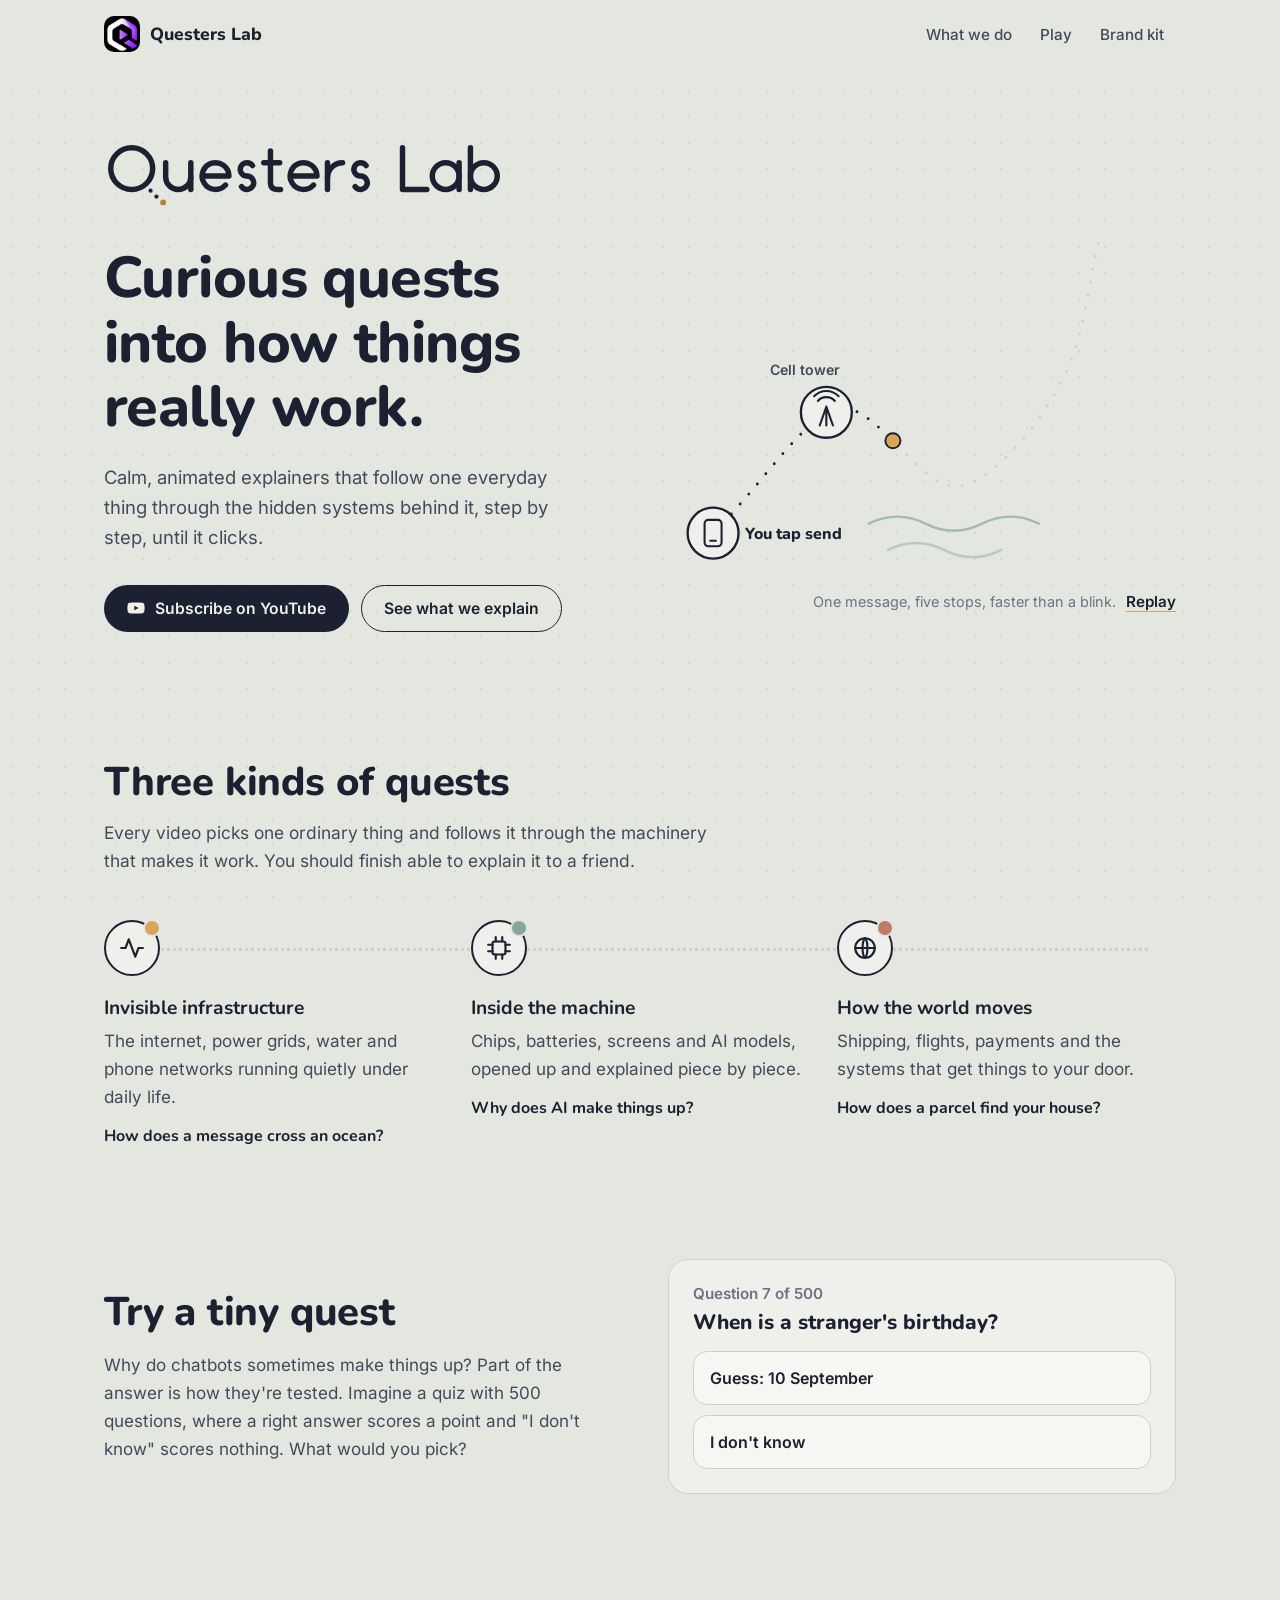
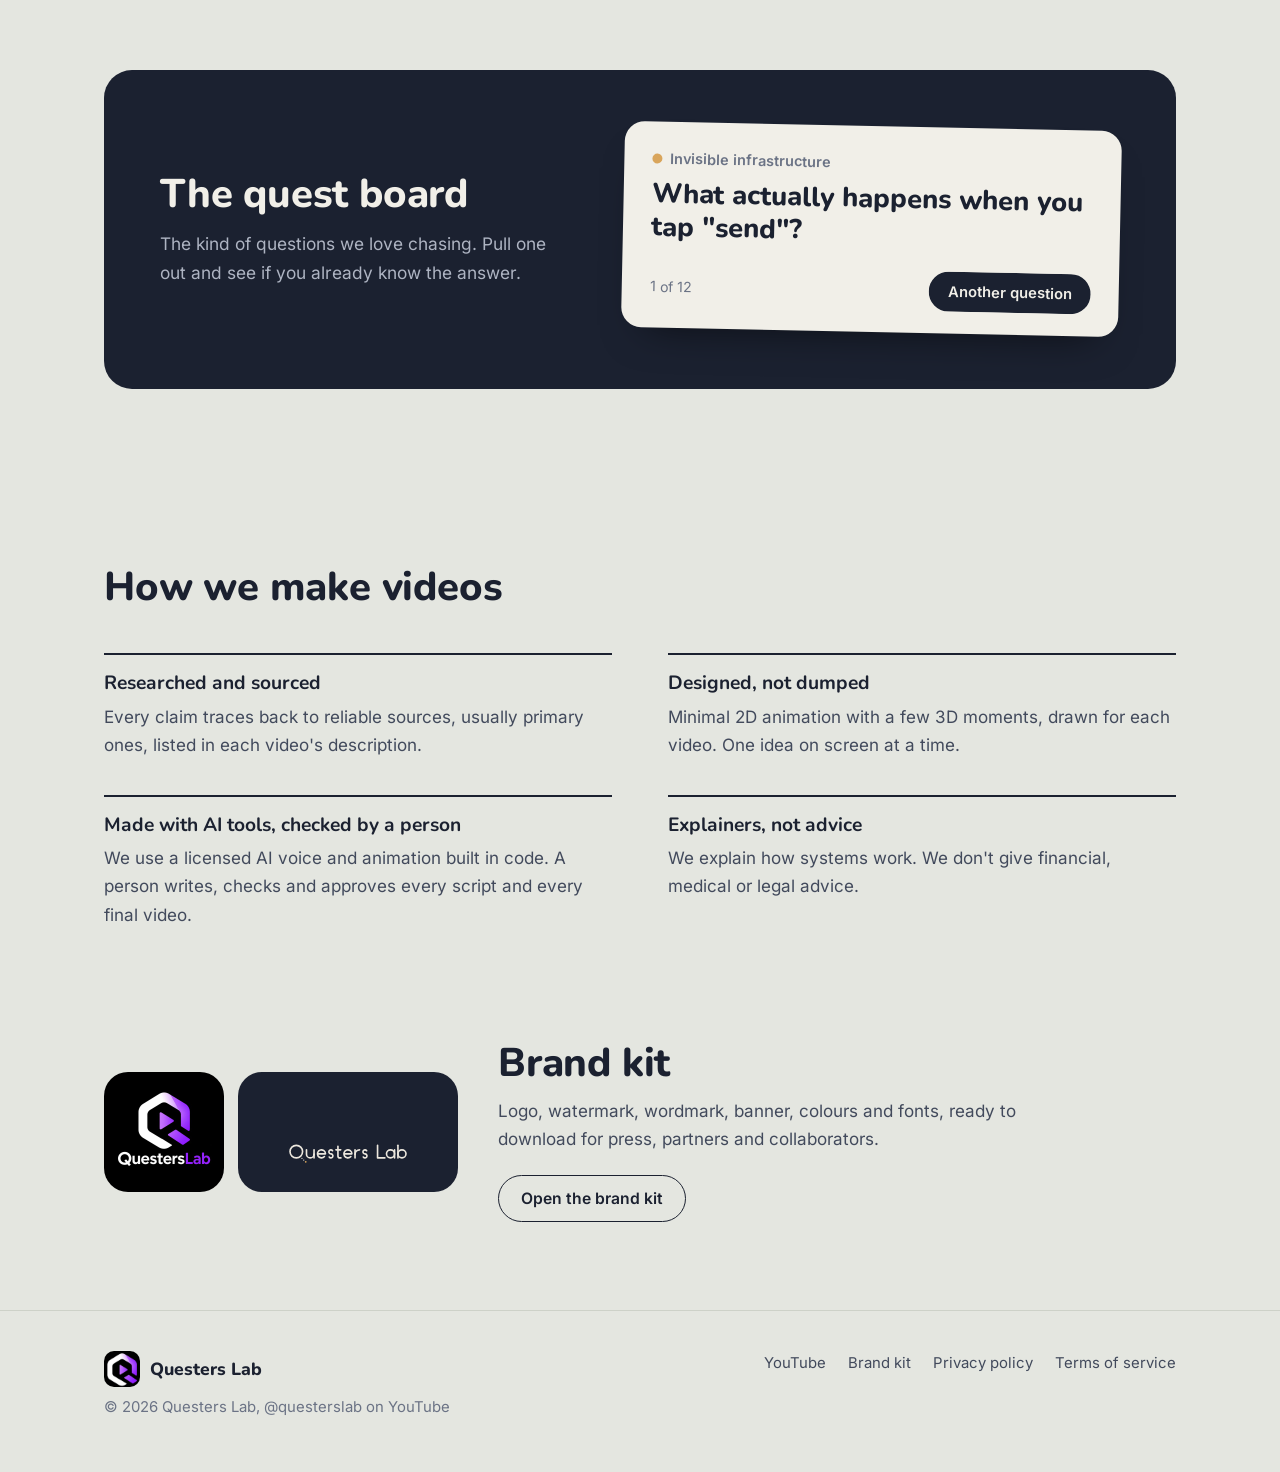
<file: index.html>
<!doctype html>
<html lang="en">
<head>
<meta charset="utf-8">
<meta name="viewport" content="width=device-width,initial-scale=1">
<title>Questers Lab: curious quests into how things really work</title>
<meta name="description" content="Questers Lab makes calm, animated explainers about the hidden systems behind everyday life and technology. Researched, sourced, and made to actually click.">
<meta name="theme-color" content="#E4E6E0">
<link rel="icon" href="assets/img/favicon-64.png" type="image/png">
<link rel="apple-touch-icon" href="assets/img/apple-touch-icon.png">
<link rel="preload" href="assets/fonts/nunito-latin-800-normal.woff2" as="font" type="font/woff2" crossorigin>
<link rel="stylesheet" href="assets/style.css">
<meta property="og:type" content="website">
<meta property="og:title" content="Questers Lab">
<meta property="og:description" content="Curious quests into how things really work. Animated explainers on YouTube.">
<meta property="og:url" content="https://questerslab.github.io/">
<meta property="og:image" content="https://questerslab.github.io/assets/img/og-image.jpg">
<meta name="twitter:card" content="summary_large_image">
<link rel="canonical" href="https://questerslab.github.io/">
<script>document.documentElement.classList.add('js')</script>
</head>
<body>
<a class="skip" href="#main">Skip to content</a>
<header class="nav" id="nav">
  <div class="wrap">
    <a class="brand" href="./"><img src="assets/img/mark-96.png" alt="" width="36" height="36"><span>Questers Lab</span></a>
    <ul>
      <li><a href="#quests">What we do</a></li>
      <li><a href="#play">Play</a></li>
      <li><a href="brand.html">Brand kit</a></li>
    </ul>
  </div>
</header>

<main id="main">
  <div class="hero">
    <div class="wrap">
      <div>
        <img class="wordmark" src="assets/downloads/questers-lab-wordmark-ink.svg" alt="Questers Lab" width="954" height="170">
        <h1>Curious quests into how things really work.</h1>
        <p class="lede">Calm, animated explainers that follow one everyday thing through the hidden systems behind it, step by step, until it clicks.</p>
        <div class="actions">
          <a class="btn btn-ink" href="https://www.youtube.com/@questerslab?sub_confirmation=1">
            <svg viewBox="0 0 24 24" aria-hidden="true"><path fill="currentColor" d="M23 7.2a3 3 0 0 0-2.1-2.1C19 4.6 12 4.6 12 4.6s-7 0-8.9.5A3 3 0 0 0 1 7.2 31 31 0 0 0 .5 12a31 31 0 0 0 .5 4.8 3 3 0 0 0 2.1 2.1c1.9.5 8.9.5 8.9.5s7 0 8.9-.5a3 3 0 0 0 2.1-2.1 31 31 0 0 0 .5-4.8 31 31 0 0 0-.5-4.8zM9.7 15.1V8.9l5.8 3.1z"/></svg>
            Subscribe on YouTube
          </a>
          <a class="btn btn-line" href="#quests">See what we explain</a>
        </div>
      </div>

      <figure class="map" id="map" style="margin:0" aria-label="A quest map: one text message travels from your phone, to a cell tower, through an undersea cable and a data centre, to your friend's phone.">
        <svg viewBox="0 0 560 460" role="img" aria-hidden="true">
          <defs>
            <mask id="reveal" maskUnits="userSpaceOnUse" x="-20" y="-20" width="600" height="500">
              <path id="drawn" d="M70 390 C120 340 150 290 190 262 S280 330 320 340 S430 260 450 205 S470 100 482 72" fill="none" stroke="#fff" stroke-width="12" stroke-linecap="round"/>
            </mask>
          </defs>
          <!-- sea -->
          <path class="wave" d="M235 380c20-10 40-10 60 0s40 10 60 0 40-10 60 0" fill="none" stroke="#86A89C" stroke-width="2.5" stroke-linecap="round" opacity=".7"/>
          <path class="wave w2" d="M255 408c20-10 40-10 60 0s40 10 60 0" fill="none" stroke="#86A89C" stroke-width="2.5" stroke-linecap="round" opacity=".45"/>
          <path class="ghost" d="M70 390 C120 340 150 290 190 262 S280 330 320 340 S430 260 450 205 S470 100 482 72"/>
          <path class="route" id="route" mask="url(#reveal)" d="M70 390 C120 340 150 290 190 262 S280 330 320 340 S430 260 450 205 S470 100 482 72"/>

          <g class="stop" data-at="0">
            <circle class="ring" cx="70" cy="390" r="27"/>
            <g class="ic"><rect x="61" y="376" width="18" height="28" rx="4"/><path d="M67 398h6"/></g>
            <text class="big" x="104" y="396">You tap send</text>
          </g>
          <g class="stop" data-at="0.24">
            <circle class="ring" cx="190" cy="262" r="27"/>
            <g class="ic"><path d="M190 256v20M183 276l7-20 7 20M181 250a12 12 0 0 1 18 0M177 245a18 18 0 0 1 26 0"/></g>
            <text x="130" y="222">Cell tower</text>
          </g>
          <g class="stop" data-at="0.5">
            <circle class="ring" cx="320" cy="340" r="27"/>
            <g class="ic"><path d="M306 340h28M310 334v12M330 334v12M320 330v20"/></g>
            <text x="358" y="336">Undersea cable</text>
          </g>
          <g class="stop" data-at="0.76">
            <circle class="ring" cx="450" cy="205" r="27"/>
            <g class="ic"><rect x="439" y="192" width="22" height="10" rx="2"/><rect x="439" y="207" width="22" height="10" rx="2"/><path d="M444 197h2M444 212h2"/></g>
            <text x="330" y="190">Data centre</text>
          </g>
          <g class="stop" data-at="0.98">
            <circle class="ring" cx="482" cy="72" r="27"/>
            <circle class="ping" id="ping" cx="482" cy="72" r="27"/>
            <circle class="goal" cx="482" cy="72" r="11"/>
            <text class="big" x="372" y="40">Your friend's phone</text>
          </g>
          <circle class="traveller" id="traveller" cx="70" cy="390" r="8"/>
        </svg>
        <figcaption class="caption">One message, five stops, faster than a blink. <button class="again" id="replay" type="button">Replay</button></figcaption>
      </figure>
    </div>
  </div>

  <section id="quests">
    <div class="wrap">
      <div class="head">
        <h2>Three kinds of quests</h2>
        <p>Every video picks one ordinary thing and follows it through the machinery that makes it work. You should finish able to explain it to a friend.</p>
      </div>
      <div class="trailrow">
        <article class="kind">
          <div class="pin"><svg viewBox="0 0 24 24"><path d="M2 12h4l3-8 6 16 3-8h4"/></svg></div>
          <h3>Invisible infrastructure</h3>
          <p>The internet, power grids, water and phone networks running quietly under daily life.</p>
          <p class="q">How does a message cross an ocean?</p>
        </article>
        <article class="kind">
          <div class="pin"><svg viewBox="0 0 24 24"><rect x="6" y="6" width="12" height="12" rx="2"/><path d="M9 2v4M15 2v4M9 18v4M15 18v4M2 9h4M2 15h4M18 9h4M18 15h4"/></svg></div>
          <h3>Inside the machine</h3>
          <p>Chips, batteries, screens and AI models, opened up and explained piece by piece.</p>
          <p class="q">Why does AI make things up?</p>
        </article>
        <article class="kind">
          <div class="pin"><svg viewBox="0 0 24 24"><circle cx="12" cy="12" r="9"/><path d="M3 12h18M12 3c3 3 3 15 0 18M12 3c-3 3-3 15 0 18"/></svg></div>
          <h3>How the world moves</h3>
          <p>Shipping, flights, payments and the systems that get things to your door.</p>
          <p class="q">How does a parcel find your house?</p>
        </article>
      </div>
    </div>
  </section>

  <section id="play" style="padding-top:24px">
    <div class="wrap playgrid">
      <div>
        <h2>Try a tiny quest</h2>
        <p class="lede" style="margin-top:16px">Why do chatbots sometimes make things up? Part of the answer is how they're tested. Imagine a quiz with 500 questions, where a right answer scores a point and "I don't know" scores nothing. What would you pick?</p>
      </div>
      <div class="quiz" id="quiz" style="margin-top:0">
        <p class="qh">Question 7 of 500</p>
        <p class="qq">When is a stranger's birthday?</p>
        <div class="opts">
          <button class="opt" type="button" data-v="guess">Guess: 10 September <span class="pts">+1 maybe</span></button>
          <button class="opt" type="button" data-v="idk">I don't know <span class="pts">0, always</span></button>
        </div>
        <p class="ans" id="ans"></p>
      </div>
    </div>
  </section>

  <section>
    <div class="wrap">
      <div class="board">
        <div class="head">
          <h2>The quest board</h2>
          <p>The kind of questions we love chasing. Pull one out and see if you already know the answer.</p>
        </div>
        <div class="card-q" id="cardq" aria-live="polite">
          <p class="pillar"><i id="qdot"></i><span id="qpillar">Invisible infrastructure</span></p>
          <p class="t" id="qtitle">What actually happens when you tap "send"?</p>
          <div class="row"><span class="n" id="qn">1 of 12</span><button class="btn btn-ink" id="qnext" type="button">Another question</button></div>
        </div>
      </div>
    </div>
  </section>

  <section>
    <div class="wrap">
      <div class="head">
        <h2>How we make videos</h2>
      </div>
      <div class="how">
        <div><h3>Researched and sourced</h3><p>Every claim traces back to reliable sources, usually primary ones, listed in each video's description.</p></div>
        <div><h3>Designed, not dumped</h3><p>Minimal 2D animation with a few 3D moments, drawn for each video. One idea on screen at a time.</p></div>
        <div><h3>Made with AI tools, checked by a person</h3><p>We use a licensed AI voice and animation built in code. A person writes, checks and approves every script and every final video.</p></div>
        <div><h3>Explainers, not advice</h3><p>We explain how systems work. We don't give financial, medical or legal advice.</p></div>
      </div>
    </div>
  </section>

  <section style="padding-top:24px">
    <div class="wrap teaser">
      <div class="tiles">
        <img src="assets/img/logo-480.jpg" alt="Questers Lab logo" width="120" height="120">
        <div class="wm"><img src="assets/downloads/questers-lab-wordmark.svg" alt="Questers Lab wordmark" width="954" height="170"></div>
      </div>
      <div>
        <h2>Brand kit</h2>
        <p>Logo, watermark, wordmark, banner, colours and fonts, ready to download for press, partners and collaborators.</p>
        <a class="btn btn-line" href="brand.html">Open the brand kit</a>
      </div>
    </div>
  </section>
</main>

<footer>
  <div class="wrap">
    <div>
      <a class="brand" href="./"><img src="assets/img/mark-96.png" alt="" width="36" height="36">Questers Lab</a>
      <div>© 2026 Questers Lab, @questerslab on YouTube</div>
    </div>
    <nav aria-label="Footer">
      <a href="https://www.youtube.com/@questerslab">YouTube</a>
      <a href="brand.html">Brand kit</a>
      <a href="privacy.html">Privacy policy</a>
      <a href="terms.html">Terms of service</a>
    </nav>
  </div>
</footer>
<script src="assets/site.js"></script>
</body>
</html>
</file>
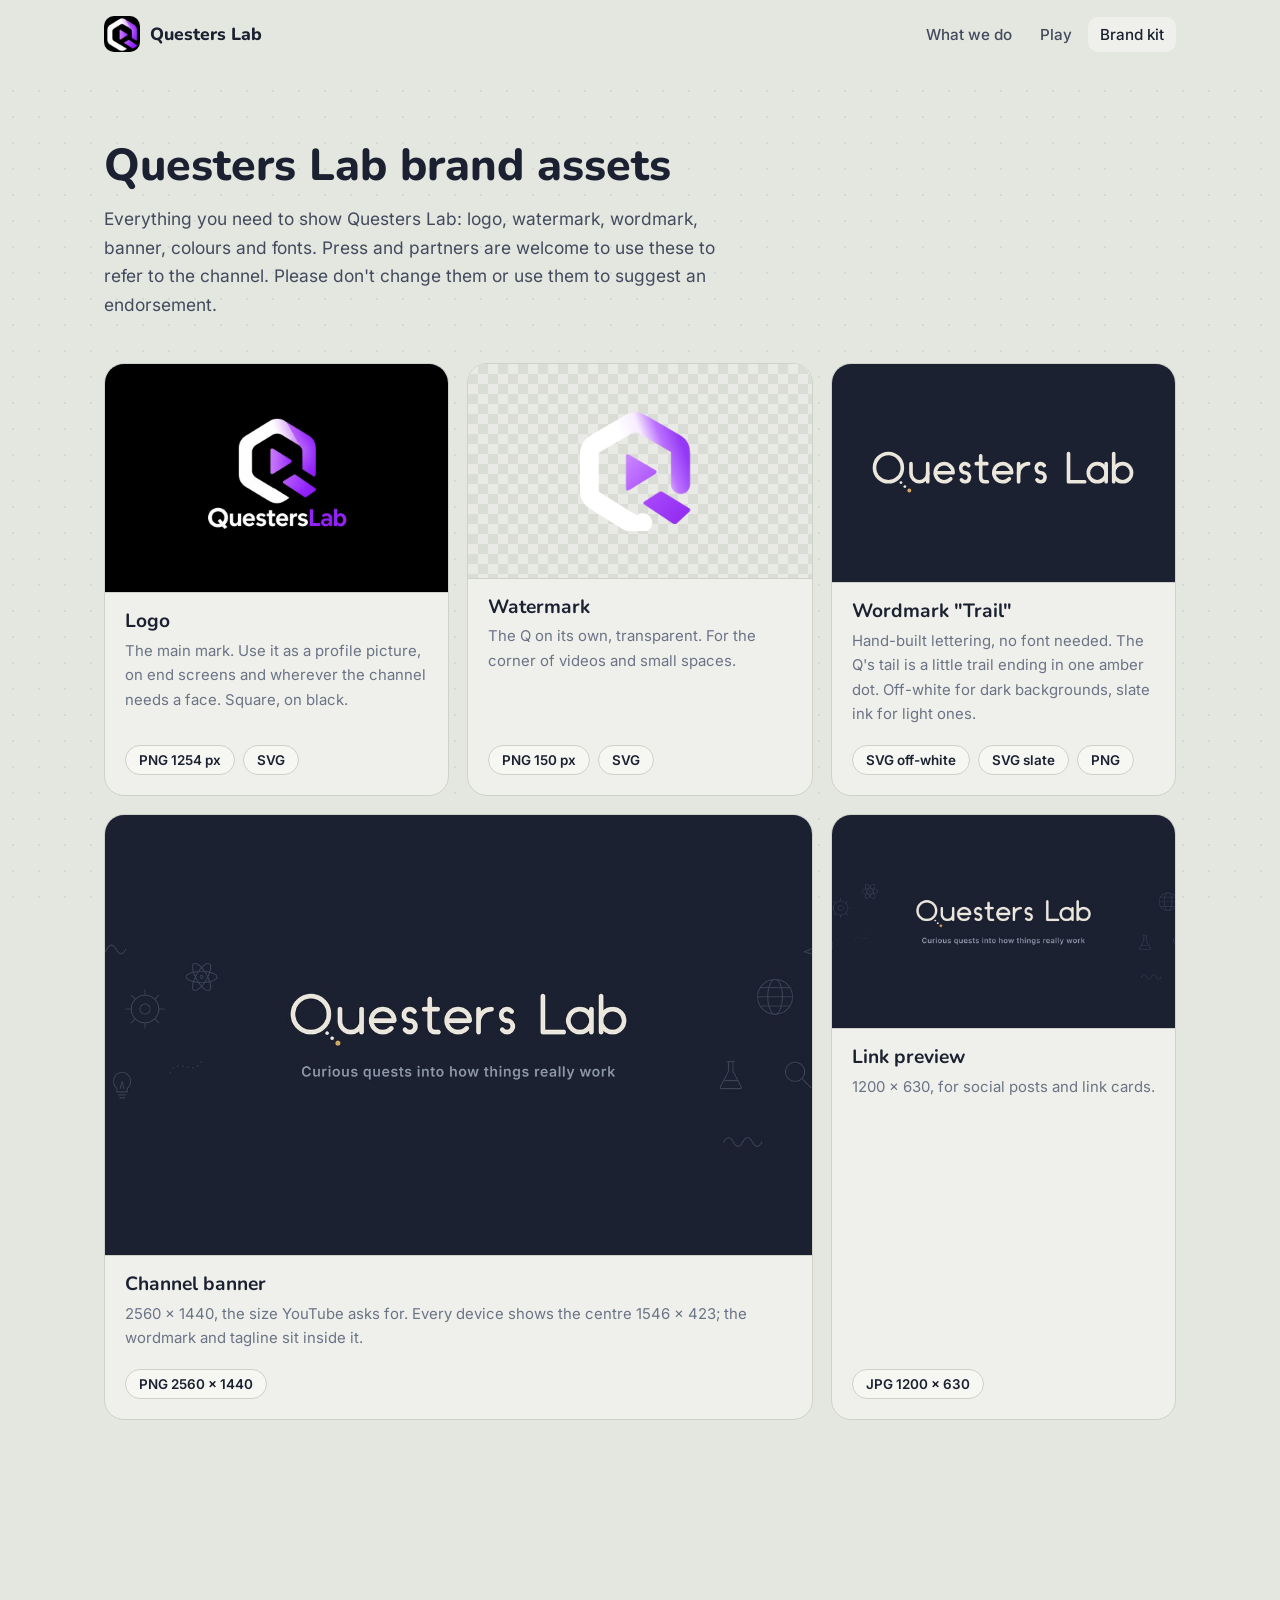
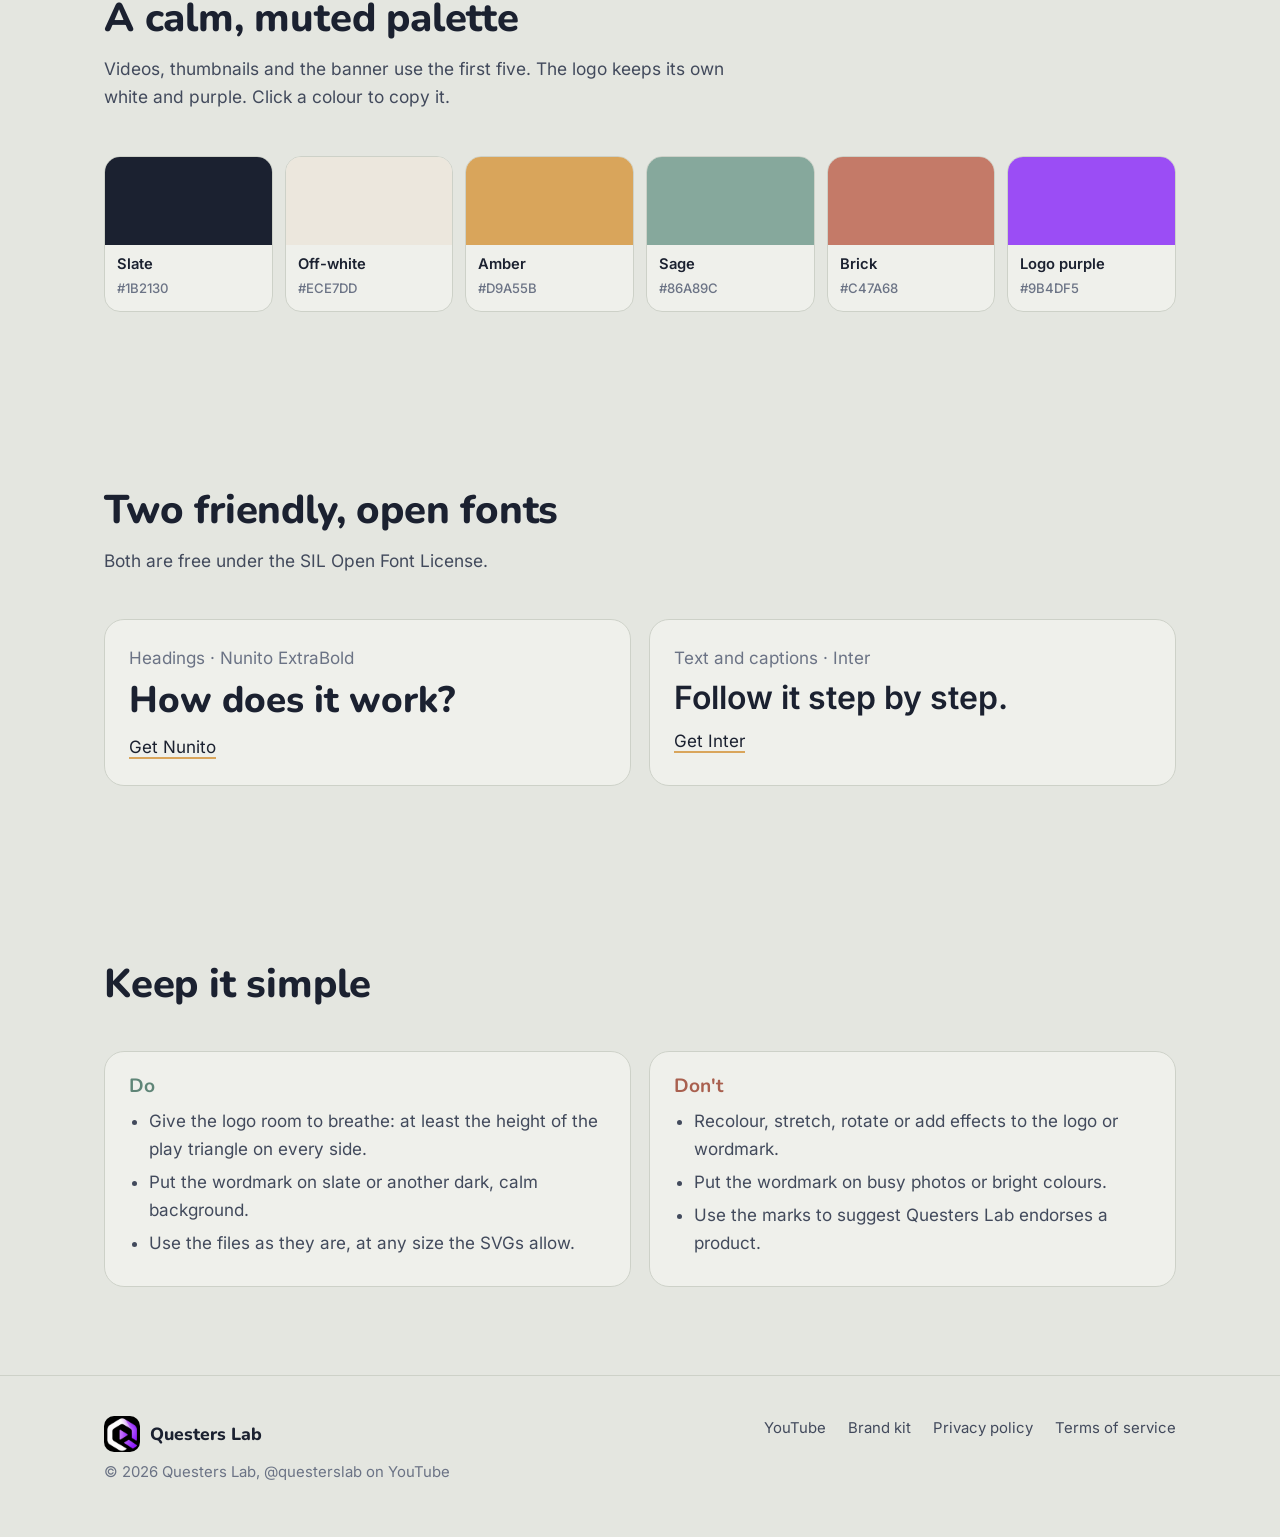
<file: brand.html>
<!doctype html>
<html lang="en">
<head>
<meta charset="utf-8">
<meta name="viewport" content="width=device-width,initial-scale=1">
<title>Brand kit · Questers Lab</title>
<meta name="description" content="Questers Lab logo, watermark, wordmark, banner, colours and fonts, with downloads and usage notes.">
<meta name="theme-color" content="#E4E6E0">
<link rel="icon" href="assets/img/favicon-64.png" type="image/png">
<link rel="apple-touch-icon" href="assets/img/apple-touch-icon.png">
<link rel="stylesheet" href="assets/style.css">
<meta property="og:title" content="Questers Lab brand kit">
<meta property="og:image" content="https://questerslab.github.io/assets/img/og-image.jpg">
<link rel="canonical" href="https://questerslab.github.io/brand.html">
</head>
<body>
<a class="skip" href="#main">Skip to content</a>
<header class="nav" id="nav">
  <div class="wrap">
    <a class="brand" href="./"><img src="assets/img/mark-96.png" alt="" width="36" height="36"><span>Questers Lab</span></a>
    <ul>
      <li><a href="./#quests">What we do</a></li>
      <li><a href="./#play">Play</a></li>
      <li><a href="brand.html" aria-current="page">Brand kit</a></li>
    </ul>
  </div>
</header>

<main id="main">
  <section style="padding-top:72px">
    <div class="wrap">
      <div class="head">
        <h1 style="font-size:clamp(2rem,4.4vw,2.8rem)">Questers Lab brand assets</h1>
        <p>Everything you need to show Questers Lab: logo, watermark, wordmark, banner, colours and fonts. Press and partners are welcome to use these to refer to the channel. Please don't change them or use them to suggest an endorsement.</p>
      </div>

      <div class="kit">
        <article class="asset">
          <div class="pv black"><img src="assets/img/logo-480.jpg" alt="Questers Lab logo: hexagon Q with a play triangle, white and purple on black" width="480" height="480" style="max-height:180px"></div>
          <div class="meta">
            <h3>Logo</h3>
            <p>The main mark. Use it as a profile picture, on end screens and wherever the channel needs a face. Square, on black.</p>
            <div class="dl"><a href="assets/downloads/questers-lab-logo-1254.png" download>PNG 1254 px</a><a href="assets/downloads/questers-lab-logo.svg" download>SVG</a></div>
          </div>
        </article>
        <article class="asset">
          <div class="pv check"><img src="assets/img/watermark-150.png" alt="Watermark: the Q mark only, transparent" width="150" height="150" style="max-height:120px"></div>
          <div class="meta">
            <h3>Watermark</h3>
            <p>The Q on its own, transparent. For the corner of videos and small spaces.</p>
            <div class="dl"><a href="assets/downloads/questers-lab-watermark-150.png" download>PNG 150 px</a><a href="assets/downloads/questers-lab-watermark.svg" download>SVG</a></div>
          </div>
        </article>
        <article class="asset">
          <div class="pv slate"><img src="assets/downloads/questers-lab-wordmark.svg" alt="Questers Lab wordmark with a dotted trail from the Q ending in an amber dot" width="954" height="170" style="width:90%"></div>
          <div class="meta">
            <h3>Wordmark "Trail"</h3>
            <p>Hand-built lettering, no font needed. The Q's tail is a little trail ending in one amber dot. Off-white for dark backgrounds, slate ink for light ones.</p>
            <div class="dl"><a href="assets/downloads/questers-lab-wordmark.svg" download>SVG off-white</a><a href="assets/downloads/questers-lab-wordmark-ink.svg" download>SVG slate</a><a href="assets/downloads/questers-lab-wordmark-transparent.png" download>PNG</a></div>
          </div>
        </article>
        <article class="asset span2">
          <div class="pv wide"><img src="assets/img/banner-1280.jpg" alt="Channel banner: Questers Lab wordmark and tagline on slate with faint line icons" width="1280" height="720" loading="lazy"></div>
          <div class="meta">
            <h3>Channel banner</h3>
            <p>2560 × 1440, the size YouTube asks for. Every device shows the centre 1546 × 423; the wordmark and tagline sit inside it.</p>
            <div class="dl"><a href="assets/downloads/questers-lab-banner-2560x1440.png" download>PNG 2560 × 1440</a></div>
          </div>
        </article>
        <article class="asset">
          <div class="pv wide"><img src="assets/img/og-image.jpg" alt="Link preview image" width="1200" height="630" loading="lazy"></div>
          <div class="meta">
            <h3>Link preview</h3>
            <p>1200 × 630, for social posts and link cards.</p>
            <div class="dl"><a href="assets/img/og-image.jpg" download>JPG 1200 × 630</a></div>
          </div>
        </article>
      </div>
    </div>
  </section>

  <section>
    <div class="wrap">
      <div class="head">
        <h2>A calm, muted palette</h2>
        <p>Videos, thumbnails and the banner use the first five. The logo keeps its own white and purple. Click a colour to copy it.</p>
      </div>
      <div class="swatches">
        <button class="sw" data-hex="#1B2130"><span style="background:#1B2130"></span><div><b>Slate</b><small>#1B2130</small></div></button>
        <button class="sw" data-hex="#ECE7DD"><span style="background:#ECE7DD"></span><div><b>Off-white</b><small>#ECE7DD</small></div></button>
        <button class="sw" data-hex="#D9A55B"><span style="background:#D9A55B"></span><div><b>Amber</b><small>#D9A55B</small></div></button>
        <button class="sw" data-hex="#86A89C"><span style="background:#86A89C"></span><div><b>Sage</b><small>#86A89C</small></div></button>
        <button class="sw" data-hex="#C47A68"><span style="background:#C47A68"></span><div><b>Brick</b><small>#C47A68</small></div></button>
        <button class="sw" data-hex="#9B4DF5"><span style="background:#9B4DF5"></span><div><b>Logo purple</b><small>#9B4DF5</small></div></button>
      </div>
    </div>
  </section>

  <section>
    <div class="wrap">
      <div class="head">
        <h2>Two friendly, open fonts</h2>
        <p>Both are free under the SIL Open Font License.</p>
      </div>
      <div class="twocol">
        <div class="panel"><p style="color:var(--ink-3)">Headings · Nunito ExtraBold</p><p class="sample" style="font-family:var(--head);font-weight:800">How does it work?</p><a href="https://fonts.google.com/specimen/Nunito">Get Nunito</a></div>
        <div class="panel"><p style="color:var(--ink-3)">Text and captions · Inter</p><p class="sample" style="font-family:var(--body);font-weight:600;font-size:2rem">Follow it step by step.</p><a href="https://fonts.google.com/specimen/Inter">Get Inter</a></div>
      </div>
    </div>
  </section>

  <section>
    <div class="wrap">
      <div class="head"><h2>Keep it simple</h2></div>
      <div class="twocol">
        <div class="panel do"><h3>Do</h3><ul><li>Give the logo room to breathe: at least the height of the play triangle on every side.</li><li>Put the wordmark on slate or another dark, calm background.</li><li>Use the files as they are, at any size the SVGs allow.</li></ul></div>
        <div class="panel dont"><h3>Don't</h3><ul><li>Recolour, stretch, rotate or add effects to the logo or wordmark.</li><li>Put the wordmark on busy photos or bright colours.</li><li>Use the marks to suggest Questers Lab endorses a product.</li></ul></div>
      </div>
    </div>
  </section>
</main>

<footer>
  <div class="wrap">
    <div>
      <a class="brand" href="./"><img src="assets/img/mark-96.png" alt="" width="36" height="36">Questers Lab</a>
      <div>© 2026 Questers Lab, @questerslab on YouTube</div>
    </div>
    <nav aria-label="Footer">
      <a href="https://www.youtube.com/@questerslab">YouTube</a>
      <a href="brand.html">Brand kit</a>
      <a href="privacy.html">Privacy policy</a>
      <a href="terms.html">Terms of service</a>
    </nav>
  </div>
</footer>
<div class="toast" id="toast" role="status" aria-live="polite"></div>
<script src="assets/site.js"></script>
</body>
</html>
</file>
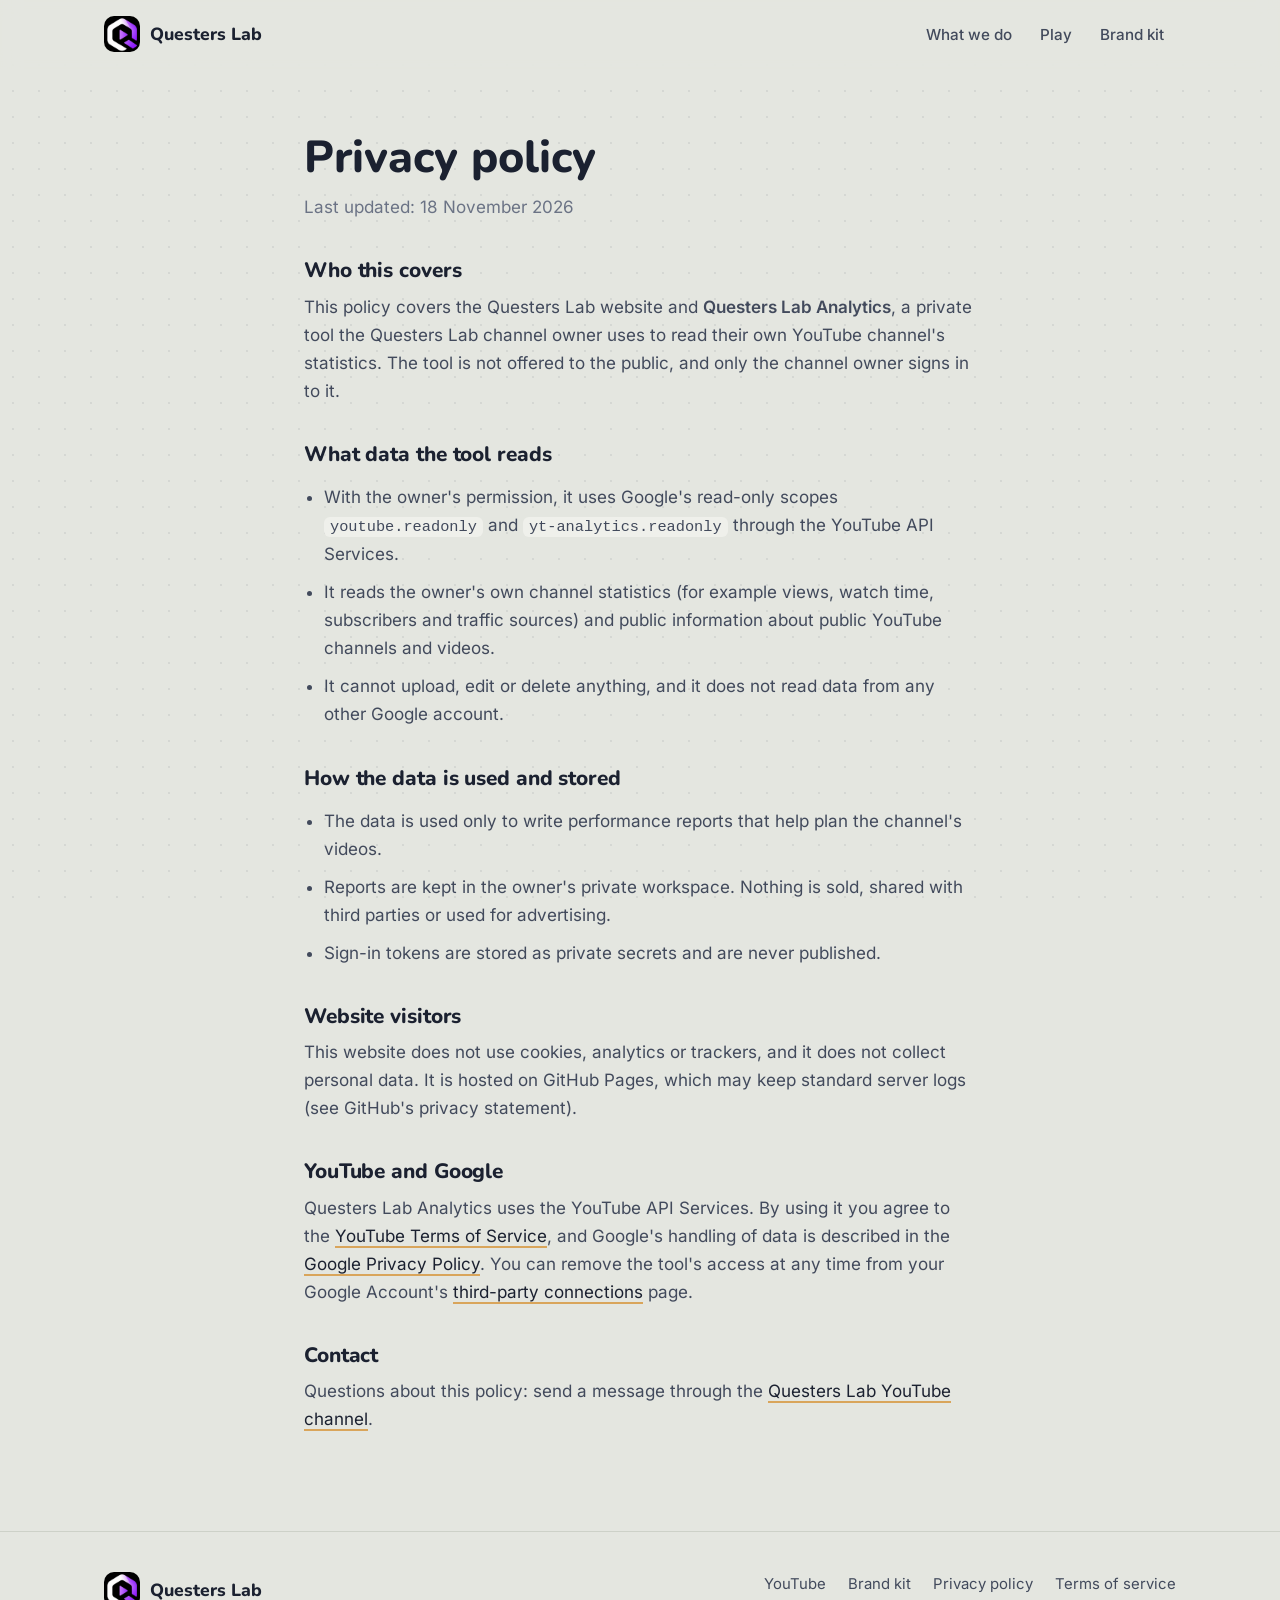
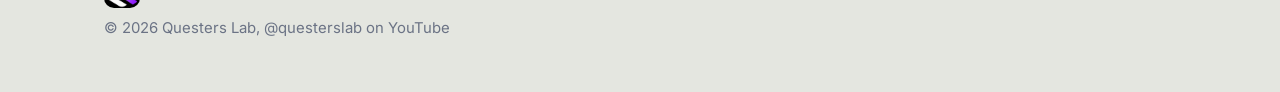
<file: privacy.html>
<!doctype html>
<html lang="en">
<head>
<meta charset="utf-8">
<meta name="viewport" content="width=device-width,initial-scale=1">
<title>Privacy policy · Questers Lab</title>
<meta name="description" content="How the Questers Lab website and the private Questers Lab Analytics tool handle data.">
<meta name="theme-color" content="#E4E6E0">
<link rel="icon" href="assets/img/favicon-64.png" type="image/png">
<link rel="apple-touch-icon" href="assets/img/apple-touch-icon.png">
<link rel="stylesheet" href="assets/style.css">
<meta property="og:title" content="Questers Lab privacy policy">
<meta property="og:image" content="https://questerslab.github.io/assets/img/og-image.jpg">
<link rel="canonical" href="https://questerslab.github.io/privacy.html">
</head>
<body>
<a class="skip" href="#main">Skip to content</a>
<header class="nav" id="nav">
  <div class="wrap">
    <a class="brand" href="./"><img src="assets/img/mark-96.png" alt="" width="36" height="36"><span>Questers Lab</span></a>
    <ul>
      <li><a href="./#quests">What we do</a></li>
      <li><a href="./#play">Play</a></li>
      <li><a href="brand.html">Brand kit</a></li>
    </ul>
  </div>
</header>

<main id="main" class="doc">
<h1>Privacy policy</h1>
<p class="updated">Last updated: 18 November 2026</p>

<h2>Who this covers</h2>
<p>This policy covers the Questers Lab website and <b>Questers Lab Analytics</b>, a private tool the Questers Lab channel owner uses to read their own YouTube channel's statistics. The tool is not offered to the public, and only the channel owner signs in to it.</p>

<h2>What data the tool reads</h2>
<ul>
<li>With the owner's permission, it uses Google's read-only scopes <code>youtube.readonly</code> and <code>yt-analytics.readonly</code> through the YouTube API Services.</li>
<li>It reads the owner's own channel statistics (for example views, watch time, subscribers and traffic sources) and public information about public YouTube channels and videos.</li>
<li>It cannot upload, edit or delete anything, and it does not read data from any other Google account.</li>
</ul>

<h2>How the data is used and stored</h2>
<ul>
<li>The data is used only to write performance reports that help plan the channel's videos.</li>
<li>Reports are kept in the owner's private workspace. Nothing is sold, shared with third parties or used for advertising.</li>
<li>Sign-in tokens are stored as private secrets and are never published.</li>
</ul>

<h2>Website visitors</h2>
<p>This website does not use cookies, analytics or trackers, and it does not collect personal data. It is hosted on GitHub Pages, which may keep standard server logs (see GitHub's privacy statement).</p>

<h2>YouTube and Google</h2>
<p>Questers Lab Analytics uses the YouTube API Services. By using it you agree to the <a href="https://www.youtube.com/t/terms">YouTube Terms of Service</a>, and Google's handling of data is described in the <a href="https://policies.google.com/privacy">Google Privacy Policy</a>. You can remove the tool's access at any time from your Google Account's <a href="https://myaccount.google.com/connections">third-party connections</a> page.</p>

<h2>Contact</h2>
<p>Questions about this policy: send a message through the <a href="https://www.youtube.com/@questerslab">Questers Lab YouTube channel</a>.</p>
</main>


<footer>
  <div class="wrap">
    <div>
      <a class="brand" href="./"><img src="assets/img/mark-96.png" alt="" width="36" height="36">Questers Lab</a>
      <div>© 2026 Questers Lab, @questerslab on YouTube</div>
    </div>
    <nav aria-label="Footer">
      <a href="https://www.youtube.com/@questerslab">YouTube</a>
      <a href="brand.html">Brand kit</a>
      <a href="privacy.html">Privacy policy</a>
      <a href="terms.html">Terms of service</a>
    </nav>
  </div>
</footer>
<script src="assets/site.js"></script>
</body>
</html>
</file>
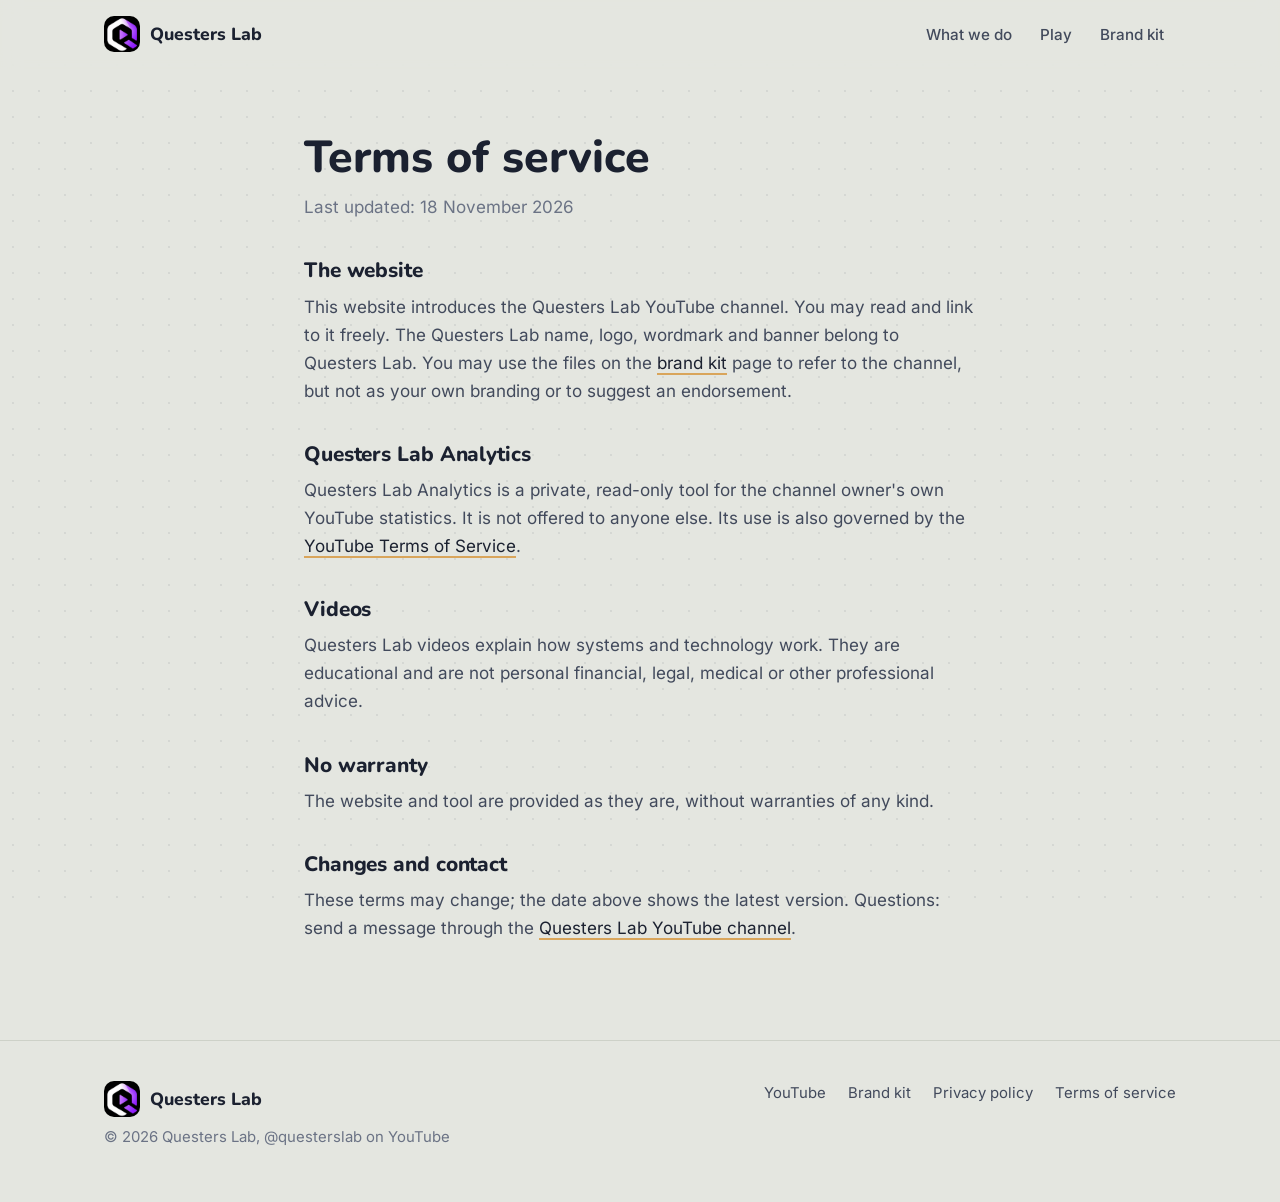
<file: terms.html>
<!doctype html>
<html lang="en">
<head>
<meta charset="utf-8">
<meta name="viewport" content="width=device-width,initial-scale=1">
<title>Terms of service · Questers Lab</title>
<meta name="description" content="Terms for the Questers Lab website and the private Questers Lab Analytics tool.">
<meta name="theme-color" content="#E4E6E0">
<link rel="icon" href="assets/img/favicon-64.png" type="image/png">
<link rel="apple-touch-icon" href="assets/img/apple-touch-icon.png">
<link rel="stylesheet" href="assets/style.css">
<meta property="og:title" content="Questers Lab terms of service">
<meta property="og:image" content="https://questerslab.github.io/assets/img/og-image.jpg">
<link rel="canonical" href="https://questerslab.github.io/terms.html">
</head>
<body>
<a class="skip" href="#main">Skip to content</a>
<header class="nav" id="nav">
  <div class="wrap">
    <a class="brand" href="./"><img src="assets/img/mark-96.png" alt="" width="36" height="36"><span>Questers Lab</span></a>
    <ul>
      <li><a href="./#quests">What we do</a></li>
      <li><a href="./#play">Play</a></li>
      <li><a href="brand.html">Brand kit</a></li>
    </ul>
  </div>
</header>

<main id="main" class="doc">
<h1>Terms of service</h1>
<p class="updated">Last updated: 18 November 2026</p>
<h2>The website</h2>
<p>This website introduces the Questers Lab YouTube channel. You may read and link to it freely. The Questers Lab name, logo, wordmark and banner belong to Questers Lab. You may use the files on the <a href="brand.html">brand kit</a> page to refer to the channel, but not as your own branding or to suggest an endorsement.</p>
<h2>Questers Lab Analytics</h2>
<p>Questers Lab Analytics is a private, read-only tool for the channel owner's own YouTube statistics. It is not offered to anyone else. Its use is also governed by the <a href="https://www.youtube.com/t/terms">YouTube Terms of Service</a>.</p>
<h2>Videos</h2>
<p>Questers Lab videos explain how systems and technology work. They are educational and are not personal financial, legal, medical or other professional advice.</p>
<h2>No warranty</h2>
<p>The website and tool are provided as they are, without warranties of any kind.</p>
<h2>Changes and contact</h2>
<p>These terms may change; the date above shows the latest version. Questions: send a message through the <a href="https://www.youtube.com/@questerslab">Questers Lab YouTube channel</a>.</p>
</main>


<footer>
  <div class="wrap">
    <div>
      <a class="brand" href="./"><img src="assets/img/mark-96.png" alt="" width="36" height="36">Questers Lab</a>
      <div>© 2026 Questers Lab, @questerslab on YouTube</div>
    </div>
    <nav aria-label="Footer">
      <a href="https://www.youtube.com/@questerslab">YouTube</a>
      <a href="brand.html">Brand kit</a>
      <a href="privacy.html">Privacy policy</a>
      <a href="terms.html">Terms of service</a>
    </nav>
  </div>
</footer>
<script src="assets/site.js"></script>
</body>
</html>
</file>
<file: assets/style.css>
/* Questers Lab website.
   Theme "field notes": soft fog-grey paper, slate ink, the channel's muted amber / sage / brick.
   Fonts Inter + Nunito (SIL OFL 1.1), self-hosted. */
@font-face{font-family:Inter;font-weight:400;font-display:swap;src:url(fonts/inter-latin-400-normal.woff2) format("woff2")}
@font-face{font-family:Inter;font-weight:500;font-display:swap;src:url(fonts/inter-latin-500-normal.woff2) format("woff2")}
@font-face{font-family:Inter;font-weight:600;font-display:swap;src:url(fonts/inter-latin-600-normal.woff2) format("woff2")}
@font-face{font-family:Nunito;font-weight:700;font-display:swap;src:url(fonts/nunito-latin-700-normal.woff2) format("woff2")}
@font-face{font-family:Nunito;font-weight:800;font-display:swap;src:url(fonts/nunito-latin-800-normal.woff2) format("woff2")}

:root{
  --paper:#E4E6E0;      /* fog: the page */
  --sheet:#EFF0EB;      /* raised paper */
  --rule:#CDD1C8;       /* lines, borders */
  --ink:#1B2130;        /* channel slate, used as ink */
  --ink-2:#424A5C;      /* body text */
  --ink-3:#6B7385;      /* quiet text */
  --amber:#B97F33;      /* channel amber, deepened for text on paper */
  --amber-soft:#D9A55B;
  --sage:#5F8577; --sage-soft:#86A89C;
  --brick:#A9604F; --brick-soft:#C47A68;
  --wrap:1120px;
  --head:Nunito,ui-rounded,system-ui,sans-serif;
  --body:Inter,system-ui,-apple-system,"Segoe UI",Roboto,sans-serif;
}
*{box-sizing:border-box}
html{scroll-behavior:smooth;-webkit-text-size-adjust:100%}
body{margin:0;background:var(--paper);color:var(--ink-2);font:400 17px/1.65 var(--body);-webkit-font-smoothing:antialiased}
/* faint dot grid, like a lab notebook */
body::before{content:"";position:fixed;inset:0;z-index:-1;pointer-events:none;
  background-image:radial-gradient(circle,rgba(27,33,48,.07) 1px,transparent 1.2px);background-size:26px 26px}
img{max-width:100%;display:block}
a{color:var(--ink);text-decoration-color:var(--amber-soft);text-decoration-thickness:2px;text-underline-offset:4px}
a:hover{color:var(--amber)}
:focus-visible{outline:2px solid var(--amber);outline-offset:3px;border-radius:8px}
.wrap{max-width:var(--wrap);margin:0 auto;padding:0 24px}
h1,h2,h3{font-family:var(--head);color:var(--ink);line-height:1.12;margin:0;font-weight:800}
h2{font-size:clamp(1.75rem,3.4vw,2.5rem);letter-spacing:-.005em}
h3{font-size:1.2rem;font-weight:700}
p{margin:0}
.skip{position:absolute;left:-999px}.skip:focus{left:12px;top:12px;background:var(--ink);color:var(--paper);padding:8px 12px;z-index:9}

/* Nav */
.nav{position:sticky;top:0;z-index:5;background:rgba(228,230,224,.88);backdrop-filter:blur(10px);-webkit-backdrop-filter:blur(10px);border-bottom:1px solid transparent;transition:border-color .2s}
.nav.scrolled{border-bottom-color:var(--rule)}
.nav .wrap{display:flex;align-items:center;justify-content:space-between;height:68px;gap:16px}
.brand{display:flex;align-items:center;gap:10px;color:var(--ink);text-decoration:none;font:800 1.1rem var(--head)}
.brand img{width:36px;height:36px;border-radius:10px}
.nav ul{display:flex;gap:4px;list-style:none;margin:0;padding:0}
.nav ul a{color:var(--ink-2);text-decoration:none;font-weight:500;font-size:.95rem;padding:8px 12px;border-radius:10px}
.nav ul a:hover,.nav ul a[aria-current]{color:var(--ink);background:var(--sheet)}

/* Buttons */
.btn{display:inline-flex;align-items:center;gap:10px;padding:13px 22px;border-radius:999px;font:600 .98rem var(--body);text-decoration:none;border:1.5px solid transparent;cursor:pointer;transition:transform .15s,background .15s,border-color .15s}
.btn:hover{transform:translateY(-1px)}
.btn-ink{background:var(--ink);color:#F1EFE8}
.btn-ink:hover{background:#2A3245;color:#fff}
.btn-line{border-color:var(--ink);color:var(--ink);background:transparent}
.btn-line:hover{background:var(--sheet);color:var(--ink)}
.btn svg{width:18px;height:18px;flex:none}

/* Hero */
.hero{padding:72px 0 40px}
.hero .wrap{display:grid;grid-template-columns:1fr 1.05fr;gap:40px;align-items:center}
.hero .wordmark{width:min(400px,80vw);height:auto;margin-bottom:34px}
.hero h1{font-size:clamp(2.3rem,5vw,3.6rem);letter-spacing:-.01em;max-width:13ch}
.hero .lede{font-size:1.15rem;margin-top:22px;max-width:40ch}
.hero .actions{display:flex;flex-wrap:wrap;gap:12px;margin-top:32px}

/* Quest map: the one animated moment */
.map{position:relative;width:100%;aspect-ratio:560/460}
.map svg{width:100%;height:100%;overflow:visible}
.map .route{fill:none;stroke:var(--ink);stroke-width:3;stroke-linecap:round;stroke-dasharray:0 14}
.map .ghost{fill:none;stroke:var(--rule);stroke-width:3;stroke-linecap:round;stroke-dasharray:0 14}
.map .stop circle.ring{fill:var(--sheet);stroke:var(--ink);stroke-width:2.5}
.map .stop .ic{fill:none;stroke:var(--ink);stroke-width:2.2;stroke-linecap:round;stroke-linejoin:round}
.map .stop text{font:600 15px var(--body);fill:var(--ink-2)}
.map .stop text.big{font:800 17px var(--head);fill:var(--ink)}
.map .goal{fill:var(--amber-soft)}
.map .traveller{fill:var(--amber-soft);stroke:var(--ink);stroke-width:2}
.map .caption{position:absolute;right:0;bottom:-6px;font-size:.9rem;color:var(--ink-3)}
.js .map .stop{opacity:0;transform:translateY(6px);transition:opacity .5s,transform .5s}
.js .map.go .stop{opacity:1;transform:none}

.map .wave{animation:drift 7s ease-in-out infinite alternate}
.map .wave.w2{animation-duration:9s;animation-delay:-3s}
@keyframes drift{from{transform:translateX(-10px)}to{transform:translateX(12px)}}
.map .ping{fill:none;stroke:var(--amber-soft);stroke-width:2.5;opacity:0;transform-box:fill-box;transform-origin:center}
.map .ping.on{animation:ping 1.6s ease-out 2}
@keyframes ping{0%{opacity:.9;transform:scale(1)}100%{opacity:0;transform:scale(2.1)}}
.map .goal{transform-box:fill-box;transform-origin:center}
.map .goal.on{animation:pop .5s cubic-bezier(.3,1.6,.5,1)}
@keyframes pop{0%{transform:scale(.4)}100%{transform:scale(1)}}

/* Sections */
section{padding:88px 0}
.head{max-width:620px;margin-bottom:44px}
.head p{margin-top:14px;font-size:1.08rem}

/* Kinds of quests: stops along one trail */
.trailrow{position:relative;display:grid;grid-template-columns:repeat(3,1fr);gap:28px}
.trailrow::before{content:"";position:absolute;left:28px;right:28px;top:28px;border-top:3px dotted var(--rule)}
.kind{position:relative}
.js .trailrow::before{transform:scaleX(0);transform-origin:left;transition:transform 1.4s cubic-bezier(.6,.1,.2,1)}
.js .trailrow.in::before{transform:none}
.js .kind{opacity:0;transform:translateY(10px);transition:opacity .6s,transform .6s}
.js .trailrow.in .kind{opacity:1;transform:none}
.js .trailrow.in .kind:nth-child(2){transition-delay:.45s}
.js .trailrow.in .kind:nth-child(3){transition-delay:.9s}
.kind .pin{transition:transform .25s}
.kind:hover .pin{transform:rotate(-8deg) scale(1.06)}
.kind .pin{width:56px;height:56px;border-radius:50%;display:grid;place-items:center;background:var(--sheet);border:2.5px solid var(--ink);margin-bottom:22px;position:relative}
.kind .pin svg{width:26px;height:26px;fill:none;stroke:var(--ink);stroke-width:2;stroke-linecap:round;stroke-linejoin:round}
.kind .pin::after{content:"";position:absolute;right:-3px;top:-3px;width:14px;height:14px;border-radius:50%;border:2px solid var(--paper)}
.kind:nth-child(1) .pin::after{background:var(--amber-soft)}
.kind:nth-child(2) .pin::after{background:var(--sage-soft)}
.kind:nth-child(3) .pin::after{background:var(--brick-soft)}
.kind p{margin-top:8px}
.kind .q{margin-top:14px;font:700 1rem var(--head);color:var(--ink)}

/* Latest + quiz */
.latest{display:grid;grid-template-columns:280px 1fr;gap:56px;align-items:start}
.short{display:block;position:relative;border-radius:22px;overflow:hidden;aspect-ratio:9/16;background:var(--ink);box-shadow:0 1px 0 var(--rule),0 18px 40px -22px rgba(27,33,48,.45);transform:rotate(-2deg);transition:transform .25s}
.short:hover{transform:rotate(0)}
.short img{width:100%;height:100%;object-fit:cover}
.short .play{position:absolute;right:14px;bottom:14px;width:50px;height:50px;border-radius:50%;background:#F1EFE8;display:grid;place-items:center}
.short .play svg{width:18px;height:18px;fill:var(--ink);margin-left:3px}
.latest h3{font-size:clamp(1.6rem,3vw,2.1rem);margin:0 0 12px}
.latest .meta{color:var(--ink-3);font-size:.95rem;margin-bottom:10px}
.latest .lede{max-width:54ch}

.quiz{margin-top:34px;background:var(--sheet);border:1.5px solid var(--rule);border-radius:20px;padding:24px;max-width:520px}
.quiz .qh{font:700 .95rem var(--body);color:var(--ink-3)}
.quiz .qq{font:800 1.3rem/1.25 var(--head);color:var(--ink);margin:6px 0 16px}
.quiz .opts{display:grid;gap:10px}
.quiz button.opt{display:flex;justify-content:space-between;align-items:center;width:100%;padding:14px 16px;border-radius:14px;border:1.5px solid var(--rule);background:#F6F6F2;font:600 1rem var(--body);color:var(--ink);cursor:pointer;text-align:left;transition:border-color .15s,background .15s}
.quiz button.opt:hover{border-color:var(--ink-3)}
.quiz button.opt .pts{font:800 1.1rem var(--head);opacity:0;transition:opacity .2s}
.quiz.done button.opt .pts{opacity:1}
.quiz.done button.opt[data-v="guess"]{background:#F1E3CB;border-color:var(--amber-soft)}
.quiz.done button.opt[data-v="guess"] .pts{color:var(--amber)}
.quiz.done button.opt[data-v="idk"] .pts{color:var(--brick)}
.quiz .ans{margin-top:16px;font-size:.98rem;display:none}
.quiz.done .ans{display:block;animation:rise .35s ease}
@keyframes rise{from{opacity:0;transform:translateY(6px)}to{opacity:1;transform:none}}
.quiz.done button.opt[data-v="guess"]{animation:nudge .4s ease}
@keyframes nudge{40%{transform:translateX(4px)}}
.again{background:none;border:0;padding:0;margin-left:6px;font:600 .95rem var(--body);color:var(--ink);text-decoration:underline;text-decoration-color:var(--amber-soft);text-underline-offset:4px;cursor:pointer}

/* Quest board */
.board{background:var(--ink);color:#C9CCD4;border-radius:28px;padding:56px;display:grid;grid-template-columns:1fr 1.2fr;gap:48px;align-items:center}
.board h2{color:#F1EFE8}
.board .head{margin:0}
.board .head p{color:#AEB4C2}
.card-q{background:#F1EFE8;color:var(--ink);border-radius:20px;padding:28px 28px 22px;min-height:190px;display:flex;flex-direction:column;justify-content:space-between;transform:rotate(1.2deg);box-shadow:0 22px 40px -24px rgba(0,0,0,.6)}
.card-q .pillar{font:600 .9rem var(--body);color:var(--ink-3);display:flex;align-items:center;gap:8px}
.card-q .pillar i{width:10px;height:10px;border-radius:50%;background:var(--amber-soft)}
.card-q .t{font:800 clamp(1.35rem,2.6vw,1.7rem)/1.2 var(--head);margin:12px 0 22px}
.card-q .row{display:flex;justify-content:space-between;align-items:center;gap:12px;flex-wrap:wrap}
.card-q .n{font-size:.88rem;color:var(--ink-3)}
.card-q .btn{padding:10px 18px;font-size:.92rem}
.card-q.flip{animation:flip .35s ease}
@keyframes flip{0%{transform:rotate(1.2deg)}40%{transform:rotate(-1.5deg) scale(.98)}100%{transform:rotate(1.2deg)}}

/* How we make videos */
.how{display:grid;grid-template-columns:repeat(2,1fr);gap:36px 56px}
.how > div{border-top:2px solid var(--ink);padding-top:18px}
.how p{margin-top:8px}

/* Brand teaser */
.teaser{display:grid;grid-template-columns:auto 1fr;gap:40px;align-items:center}
.teaser .tiles{display:flex;gap:14px}
.teaser .tiles img{width:120px;height:120px;border-radius:24px}
.teaser .tiles .wm{width:220px;height:120px;border-radius:24px;background:var(--ink);display:grid;place-items:center;padding:22px}
.teaser p{margin:12px 0 22px;max-width:48ch}

/* Brand page */
.kit{display:grid;grid-template-columns:repeat(3,1fr);gap:18px}
.asset{background:var(--sheet);border:1.5px solid var(--rule);border-radius:20px;overflow:hidden;display:flex;flex-direction:column}
.asset .pv{aspect-ratio:16/10;display:grid;place-items:center;padding:24px;background:#F6F6F2;border-bottom:1.5px solid var(--rule)}
.asset .pv.black{background:#000}
.asset .pv.slate{background:var(--ink)}
.asset .pv.check{background-color:#E9EAE5;background-image:linear-gradient(45deg,#DADDD5 25%,transparent 25%,transparent 75%,#DADDD5 75%),linear-gradient(45deg,#DADDD5 25%,transparent 25%,transparent 75%,#DADDD5 75%);background-size:20px 20px;background-position:0 0,10px 10px}
.asset .pv img{max-height:100%;width:auto;object-fit:contain}
.asset .pv.wide{padding:0}.asset .pv.wide img{width:100%;height:100%;object-fit:cover}
.asset .meta{padding:18px 20px 20px;display:flex;flex-direction:column;gap:6px;flex:1}
.asset .meta p{color:var(--ink-3);font-size:.93rem}
.dl{display:flex;flex-wrap:wrap;gap:8px;margin-top:auto;padding-top:12px}
.dl a{font:600 .84rem var(--body);color:var(--ink);text-decoration:none;border:1.5px solid var(--rule);border-radius:999px;padding:6px 13px;background:#F6F6F2}
.dl a:hover{border-color:var(--ink)}
.span2{grid-column:span 2}
.swatches{display:grid;grid-template-columns:repeat(6,1fr);gap:12px}
.sw{border:1.5px solid var(--rule);border-radius:16px;overflow:hidden;background:var(--sheet);cursor:pointer;text-align:left;padding:0;color:inherit;font:inherit}
.sw span{display:block;height:88px}
.sw div{padding:10px 12px}
.sw b{display:block;font:600 .92rem var(--body);color:var(--ink)}
.sw small{color:var(--ink-3);font:500 .82rem var(--body)}
.sw:hover{border-color:var(--ink-3)}
.twocol{display:grid;grid-template-columns:repeat(2,1fr);gap:18px}
.panel{background:var(--sheet);border:1.5px solid var(--rule);border-radius:20px;padding:24px}
.sample{font-size:2.3rem;line-height:1.1;margin:8px 0 12px;color:var(--ink)}
.panel ul{margin:10px 0 0;padding-left:20px}
.panel li{margin:5px 0}
.do h3{color:var(--sage)}.dont h3{color:var(--brick)}
.toast{position:fixed;left:50%;bottom:24px;transform:translateX(-50%) translateY(20px);opacity:0;background:var(--ink);color:#F1EFE8;padding:10px 16px;border-radius:999px;font-weight:600;font-size:.9rem;transition:.2s;pointer-events:none}
.toast.show{opacity:1;transform:translateX(-50%)}

/* Docs */
.doc{max-width:720px;margin:0 auto;padding:64px 24px 88px}
.doc h1{font-size:clamp(2.1rem,4vw,2.8rem)}
.doc .updated{color:var(--ink-3);margin:10px 0 36px}
.doc h2{font-size:1.3rem;margin:38px 0 10px}
.doc p,.doc li{margin:0 0 10px}
.doc ul{padding-left:20px}
.doc code{font-size:.9em;background:var(--sheet);padding:1px 6px;border-radius:6px}

/* Footer */
footer{border-top:1.5px solid var(--rule);padding:40px 0 52px;color:var(--ink-3);font-size:.93rem}
footer .wrap{display:flex;flex-wrap:wrap;justify-content:space-between;gap:24px;align-items:flex-start}
footer nav{display:flex;flex-wrap:wrap;gap:6px 22px}
footer a{color:var(--ink-2);text-decoration:none}
footer a:hover{color:var(--ink)}
footer .brand{margin-bottom:8px}

@media (max-width:960px){
  .hero .wrap,.board,.teaser{grid-template-columns:1fr}
  .map{max-width:560px}
  .latest{grid-template-columns:1fr;gap:36px}
  .latest .short{max-width:240px}
  .kit{grid-template-columns:1fr 1fr}
  .swatches{grid-template-columns:repeat(3,1fr)}
  .board{padding:40px 28px}
}
@media (max-width:680px){
  body{font-size:16px}
  section{padding:64px 0}
  .hero{padding:44px 0 24px}
  .wrap{padding:0 16px}
  .nav ul a{padding:8px 8px;font-size:.9rem}
  .nav .brand span{display:none}
  .trailrow{grid-template-columns:1fr;gap:34px}
  .trailrow::before{left:28px;right:auto;top:28px;bottom:28px;border-top:0;border-left:3px dotted var(--rule)}
  .js .trailrow::before{transform:scaleY(0);transform-origin:top}
  .how,.kit,.twocol{grid-template-columns:1fr}
  .span2{grid-column:auto}
  .swatches{grid-template-columns:repeat(2,1fr)}
  .teaser .tiles img{width:96px;height:96px}
  .teaser .tiles .wm{width:170px;height:96px}
  .board{border-radius:22px;padding:32px 20px}
  .card-q{padding:22px 20px 18px}
}
@media (prefers-reduced-motion:reduce){*{transition:none!important;animation:none!important;scroll-behavior:auto!important}}

/* Play section */
.playgrid{display:grid;grid-template-columns:1fr 1fr;gap:56px;align-items:center}
.playgrid .quiz{margin-top:0}
.playgrid .lede{max-width:46ch}
@media (max-width:960px){.playgrid{grid-template-columns:1fr;gap:28px}}
</file>
